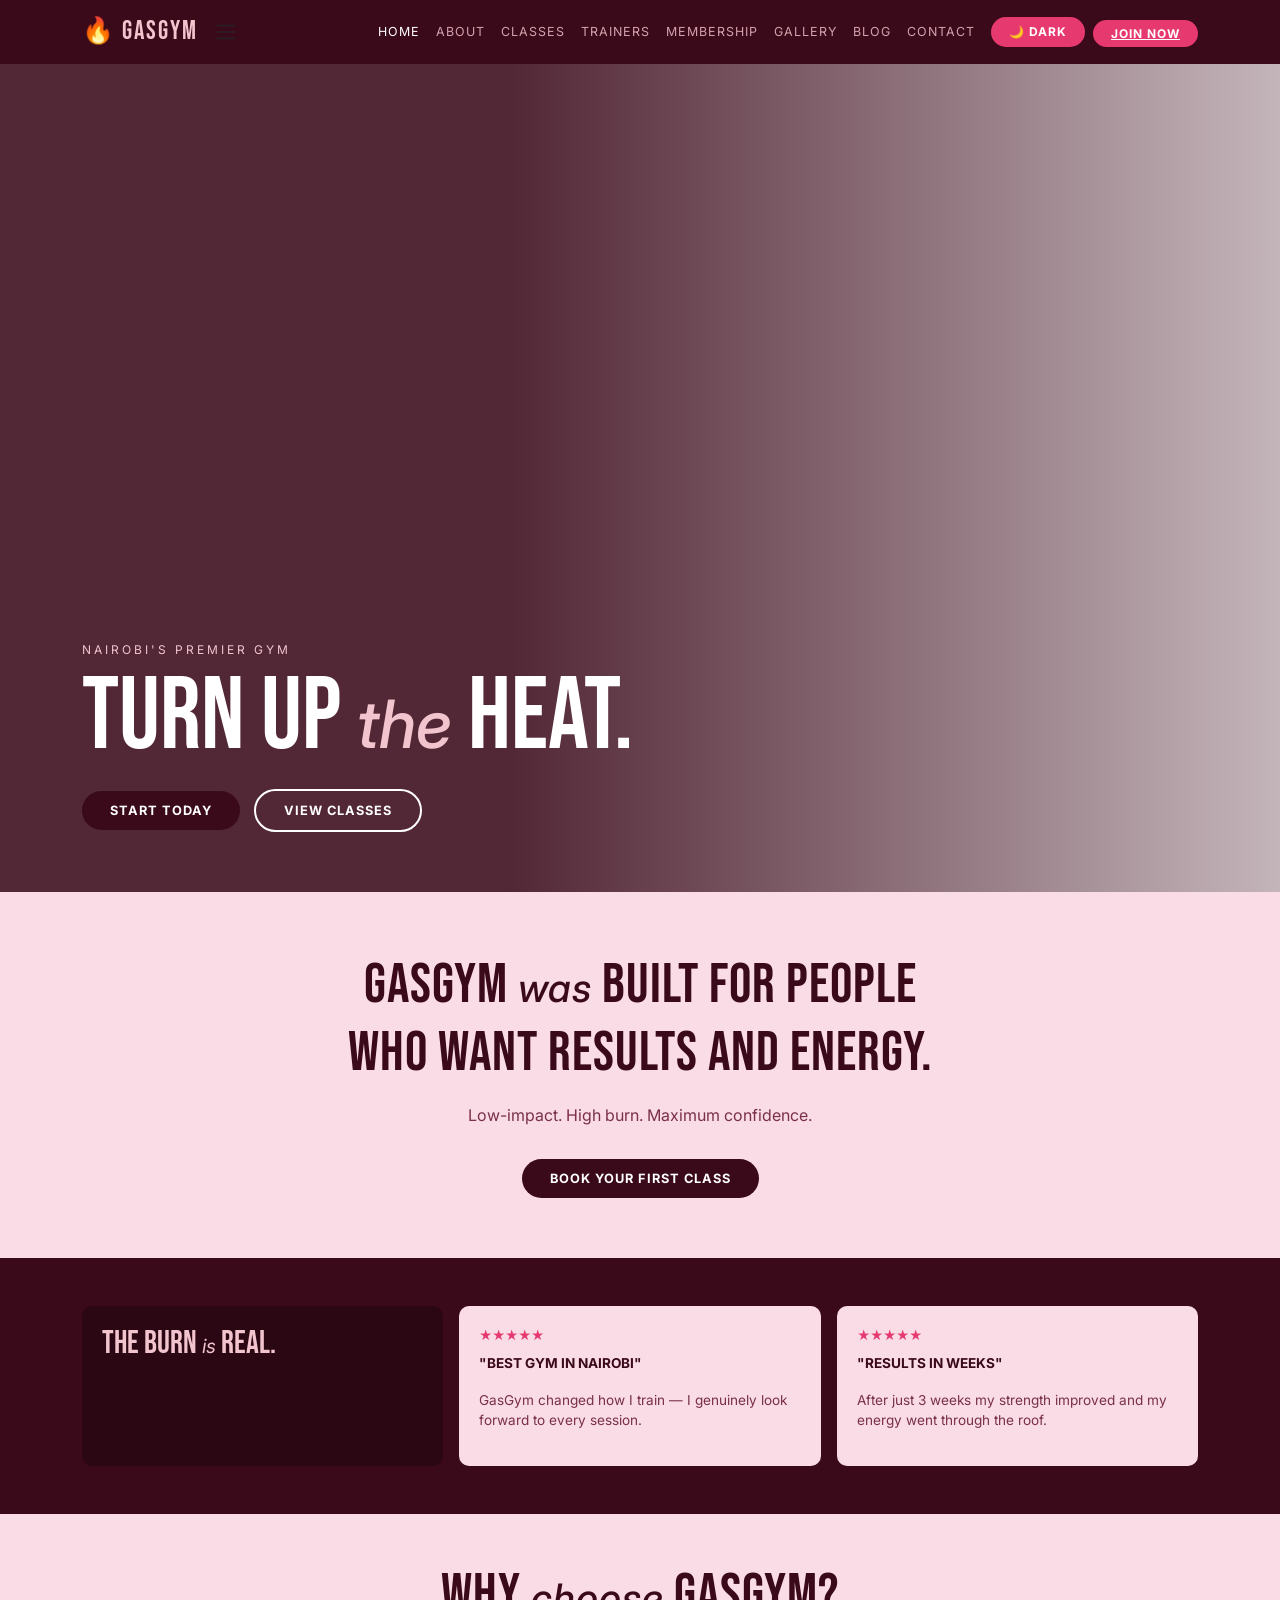
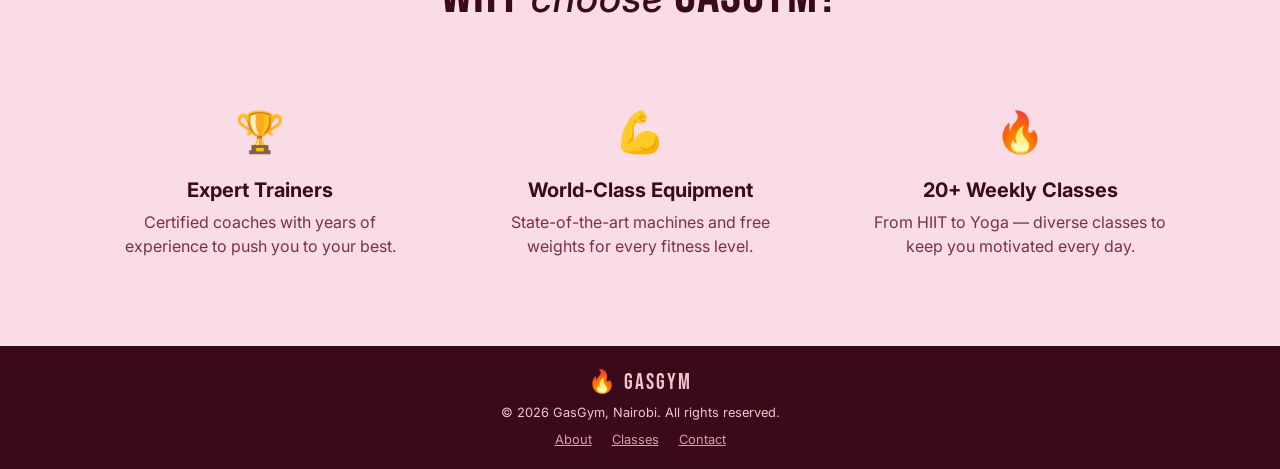
<file: index.html>
<!DOCTYPE html>
<html lang="en">
<head>
  <meta charset="UTF-8" />
  <meta name="viewport" content="width=device-width, initial-scale=1.0"/>
  <title>GasGym — Train Hard. Live Strong.</title>
  <link rel="icon" href="https://images.unsplash.com/photo-1534438327276-14e5300c3a48?w=32&h=32&fit=crop" type="image/jpeg">
  <meta name="description" content="GasGym - Nairobi's premier fitness gym offering classes, expert trainers, and flexible membership plans.">
  <link href="https://fonts.googleapis.com/css2?family=Bebas+Neue&family=Inter:wght@400;600;700&display=swap" rel="stylesheet"/>
  <link href="https://cdn.jsdelivr.net/npm/bootstrap@5.3.0/dist/css/bootstrap.min.css" rel="stylesheet"/>
  <link rel="stylesheet" href="css/style.css"/>
</head>
<body>

  <!-- NAVBAR -->
  <nav class="navbar navbar-expand-lg">
    <div class="container">
      <a class="navbar-brand" href="index.html">🔥 GasGym</a>
      <button class="navbar-toggler" type="button" data-bs-toggle="collapse" data-bs-target="#navMenu" aria-label="Toggle navigation"></button>
        <span class="navbar-toggler-icon"></span>
      </butt>
      <div class="collapse navbar-collapse" id="navMenu">
        <ul class="navbar-nav ms-auto align-items-center">
          <li class="nav-item"><a class="nav-link active" href="index.html">Home</a></li>
          <li class="nav-item"><a class="nav-link" href="about.html">About</a></li>
          <li class="nav-item"><a class="nav-link" href="classes.html">Classes</a></li>
          <li class="nav-item"><a class="nav-link" href="trainers.html">Trainers</a></li>
          <li class="nav-item"><a class="nav-link" href="membership.html">Membership</a></li>
          <li class="nav-item"><a class="nav-link" href="gallery.html">Gallery</a></li>
          <li class="nav-item"><a class="nav-link" href="blog.html">Blog</a></li>
          <li class="nav-item"><a class="nav-link" href="contact.html">Contact</a></li>
          <li class="nav-item ms-2">
            <button id="themeToggle" class="btn-join">🌙 Dark</button>
          </li>
          <li class="nav-item ms-2">
            <a href="membership.html" class="btn-join">Join Now</a>
          </li>
        </ul>
      </div>
    </div>
  </nav>

  <!-- HERO -->
  <section class="hero">
    <div class="container">
      <p class="hero-sub">Nairobi's Premier Gym</p>
      <h1 class="hero-title">TURN UP <span>the</span> HEAT.</h1>
      <a href="membership.html" class="btn-primary-gg">Start Today</a>
      <a href="classes.html" class="btn-outline-gg">View Classes</a>
    </div>
  </section>

  <!-- PINK SECTION -->
  <section class="section-pink">
    <div class="container">
      <h2>GASGYM <em>was</em> BUILT FOR PEOPLE<br>WHO WANT RESULTS AND ENERGY.</h2>
      <p class="mt-3">Low-impact. High burn. Maximum confidence.</p>
      <a href="classes.html" class="btn-primary-gg mt-3 d-inline-block">Book Your First Class</a>
    </div>
  </section>

  <!-- TESTIMONIALS -->
  <section class="section-dark py-5">
    <div class="container">
      <div class="row g-3">
        <div class="col-md-4">
          <div class="card-dark h-100">
            <div class="card-title-big">THE BURN <em style="font-family:Inter,sans-serif;font-style:italic;font-size:0.6em;">is</em> REAL.</div>
          </div>
        </div>
        <div class="col-md-4">
          <div class="card-pink h-100">
            <div class="stars">★★★★★</div>
            <p class="fw-bold mt-2" style="font-size:0.85rem;text-transform:uppercase;color:#3b0a1a;">"Best gym in Nairobi"</p>
            <p style="font-size:0.85rem;color:#7a3048;">GasGym changed how I train — I genuinely look forward to every session.</p>
          </div>
        </div>
        <div class="col-md-4">
          <div class="card-pink h-100">
            <div class="stars">★★★★★</div>
            <p class="fw-bold mt-2" style="font-size:0.85rem;text-transform:uppercase;color:#3b0a1a;">"Results in weeks"</p>
            <p style="font-size:0.85rem;color:#7a3048;">After just 3 weeks my strength improved and my energy went through the roof.</p>
          </div>
        </div>
      </div>
    </div>
  </section>

  <!-- WHY GASGYM -->
  <section class="section-pink py-5">
    <div class="container">
      <h2 class="text-center mb-5">WHY <em>choose</em> GASGYM?</h2>
      <div class="row g-4 text-center">
        <div class="col-md-4">
          <div class="card-pink p-4">
            <div style="font-size:2.5rem;">🏆</div>
            <h5 class="mt-3 fw-bold" style="color:#3b0a1a;">Expert Trainers</h5>
            <p style="color:#7a3048;">Certified coaches with years of experience to push you to your best.</p>
          </div>
        </div>
        <div class="col-md-4">
          <div class="card-pink p-4">
            <div style="font-size:2.5rem;">💪</div>
            <h5 class="mt-3 fw-bold" style="color:#3b0a1a;">World-Class Equipment</h5>
            <p style="color:#7a3048;">State-of-the-art machines and free weights for every fitness level.</p>
          </div>
        </div>
        <div class="col-md-4">
          <div class="card-pink p-4">
            <div style="font-size:2.5rem;">🔥</div>
            <h5 class="mt-3 fw-bold" style="color:#3b0a1a;">20+ Weekly Classes</h5>
            <p style="color:#7a3048;">From HIIT to Yoga — diverse classes to keep you motivated every day.</p>
          </div>
        </div>
      </div>
    </div>
  </section>

  <!-- FOOTER -->
  <footer>
    <div class="container">
      <p class="mb-1" style="font-family:'Bebas Neue',sans-serif;font-size:1.4rem;letter-spacing:2px;">🔥 GasGym</p>
      <p class="mb-0" style="font-size:0.8rem;">© 2026 GasGym, Nairobi. All rights reserved.</p>
      <div class="mt-2" style="font-size:0.8rem;">
        <a href="about.html" style="color:#d4a0ac;margin:0 8px;">About</a>
        <a href="classes.html" style="color:#d4a0ac;margin:0 8px;">Classes</a>
        <a href="contact.html" style="color:#d4a0ac;margin:0 8px;">Contact</a>
      </div>
    </div>
  </footer>

  <script src="https://cdn.jsdelivr.net/npm/bootstrap@5.3.0/dist/js/bootstrap.bundle.min.js"></script>
  <script src="js/main.js"></script>
</body>
</html>
</file>
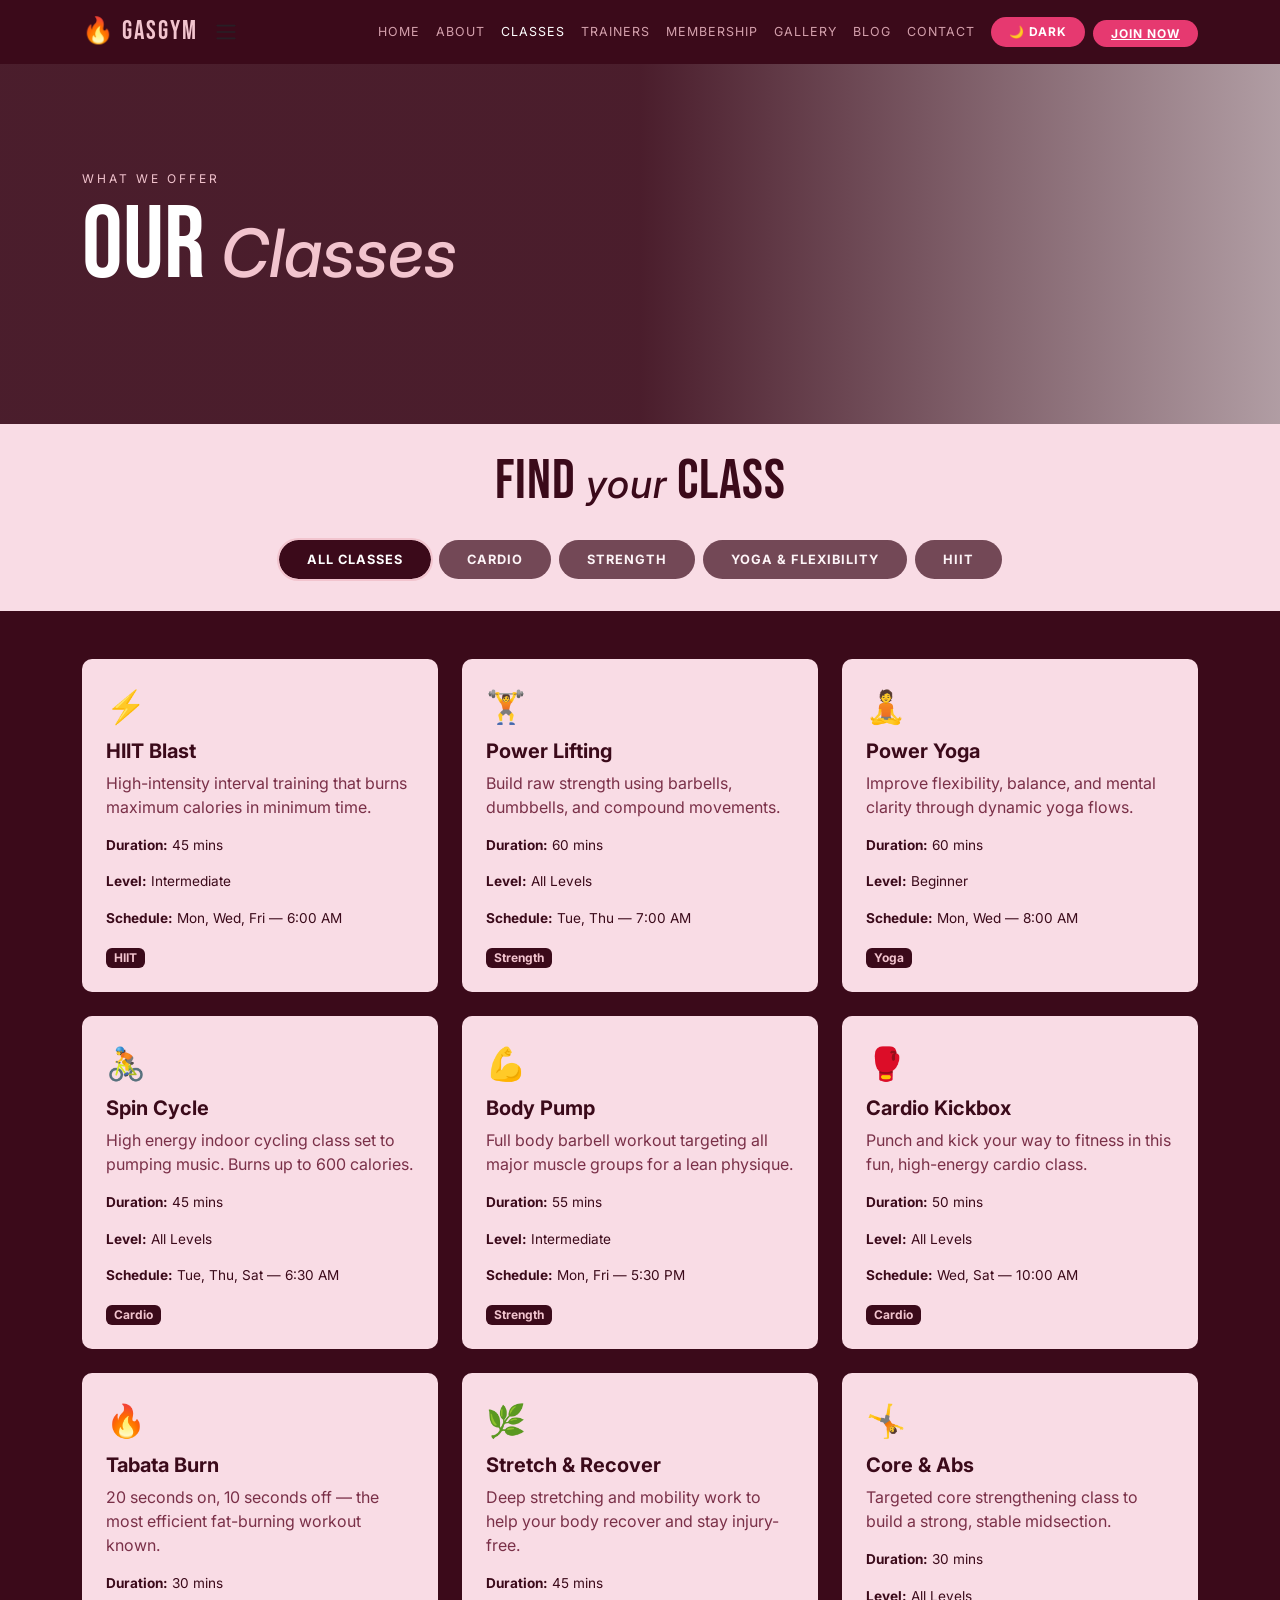
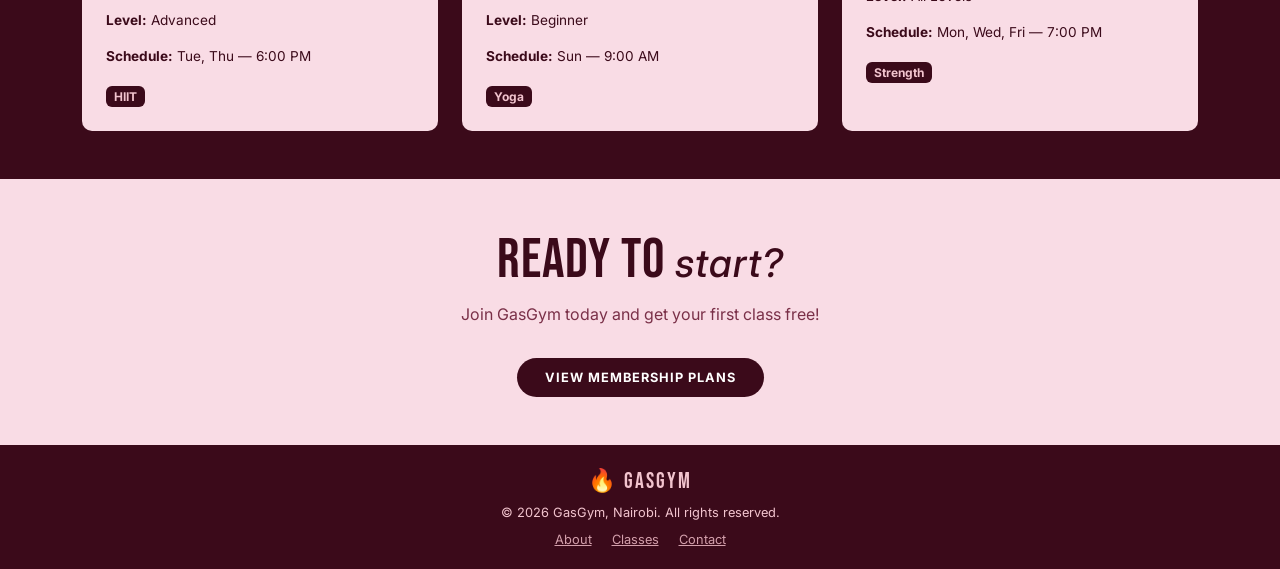
<file: classes.html>
<!DOCTYPE html>
<html lang="en">
<head>
  <meta charset="UTF-8" />
  <link rel="icon" href="https://images.unsplash.com/photo-1534438327276-14e5300c3a48?w=32&h=32&fit=crop" type="image/jpeg">
  <meta name="viewport" content="width=device-width, initial-scale=1.0"/>
  <meta name="description" content="Explore GasGym's weekly fitness classes including HIIT, strength training, yoga, and cardio sessions in Nairobi.">
  <link href="https://fonts.googleapis.com/css2?family=Bebas+Neue&family=Inter:wght@400;600;700&display=swap" rel="stylesheet"/>
  <link href="https://cdn.jsdelivr.net/npm/bootstrap@5.3.0/dist/css/bootstrap.min.css" rel="stylesheet"/>
  <link rel="stylesheet" href="css/style.css"/>
</head>
<body>

  <!-- NAVBAR -->
  <nav class="navbar navbar-expand-lg">
    <div class="container">
      <a class="navbar-brand" href="index.html">🔥 GasGym</a>
      <button class="navbar-toggler" type="button" data-bs-toggle="collapse" data-bs-target="#navMenu"></button>
        <span class="navbar-toggler-icon"></span>
      </button>
      <div class="collapse navbar-collapse" id="navMenu">
        <ul class="navbar-nav ms-auto align-items-center">
          <li class="nav-item"><a class="nav-link" href="index.html">Home</a></li>
          <li class="nav-item"><a class="nav-link" href="about.html">About</a></li>
          <li class="nav-item"><a class="nav-link active" href="classes.html">Classes</a></li>
          <li class="nav-item"><a class="nav-link" href="trainers.html">Trainers</a></li>
          <li class="nav-item"><a class="nav-link" href="membership.html">Membership</a></li>
          <li class="nav-item"><a class="nav-link" href="gallery.html">Gallery</a></li>
          <li class="nav-item"><a class="nav-link" href="blog.html">Blog</a></li>
          <li class="nav-item"><a class="nav-link" href="contact.html">Contact</a></li>
          <li class="nav-item ms-2">
            <button id="themeToggle" class="btn-join">🌙 Dark</button>
          </li>
          <li class="nav-item ms-2">
            <a href="membership.html" class="btn-join">Join Now</a>
          </li>
        </ul>
      </div>
    </div>
  </nav>

  <!-- PAGE HERO -->
  <section class="page-hero d-flex align-items-center">
    <div class="container">
      <p class="hero-sub">What We Offer</p>
      <h1 class="hero-title">OUR <span>Classes</span></h1>
    </div>
  </section>

  <!-- FILTER BUTTONS -->
  <section class="section-pink py-4">
    <div class="container text-center">
      <h2 class="mb-4">FIND <em>your</em> CLASS</h2>
      <div class="d-flex flex-wrap justify-content-center gap-2 mb-2">
        <button class="filter-btn btn-primary-gg active" data-filter="all">All Classes</button>
        <button class="filter-btn btn-primary-gg" data-filter="cardio">Cardio</button>
        <button class="filter-btn btn-primary-gg" data-filter="strength">Strength</button>
        <button class="filter-btn btn-primary-gg" data-filter="yoga">Yoga & Flexibility</button>
        <button class="filter-btn btn-primary-gg" data-filter="hiit">HIIT</button>
      </div>
    </div>
  </section>

  <!-- CLASS CARDS -->
  <section class="section-dark py-5">
    <div class="container">
      <div class="row g-4" id="classGrid">

        <div class="col-md-4 class-card" data-category="hiit">
          <div class="card-pink h-100 p-4">
            <div style="font-size:2rem;">⚡</div>
            <h5 class="fw-bold mt-2" style="color:#3b0a1a;">HIIT Blast</h5>
            <p style="color:#7a3048;">High-intensity interval training that burns maximum calories in minimum time.</p>
            <p style="color:#3b0a1a;font-size:0.85rem;"><strong>Duration:</strong> 45 mins</p>
            <p style="color:#3b0a1a;font-size:0.85rem;"><strong>Level:</strong> Intermediate</p>
            <p style="color:#3b0a1a;font-size:0.85rem;"><strong>Schedule:</strong> Mon, Wed, Fri — 6:00 AM</p>
            <span class="badge" style="background:#3b0a1a;color:#f2c4ce;">HIIT</span>
          </div>
        </div>

        <div class="col-md-4 class-card" data-category="strength">
          <div class="card-pink h-100 p-4">
            <div style="font-size:2rem;">🏋️</div>
            <h5 class="fw-bold mt-2" style="color:#3b0a1a;">Power Lifting</h5>
            <p style="color:#7a3048;">Build raw strength using barbells, dumbbells, and compound movements.</p>
            <p style="color:#3b0a1a;font-size:0.85rem;"><strong>Duration:</strong> 60 mins</p>
            <p style="color:#3b0a1a;font-size:0.85rem;"><strong>Level:</strong> All Levels</p>
            <p style="color:#3b0a1a;font-size:0.85rem;"><strong>Schedule:</strong> Tue, Thu — 7:00 AM</p>
            <span class="badge" style="background:#3b0a1a;color:#f2c4ce;">Strength</span>
          </div>
        </div>

        <div class="col-md-4 class-card" data-category="yoga">
          <div class="card-pink h-100 p-4">
            <div style="font-size:2rem;">🧘</div>
            <h5 class="fw-bold mt-2" style="color:#3b0a1a;">Power Yoga</h5>
            <p style="color:#7a3048;">Improve flexibility, balance, and mental clarity through dynamic yoga flows.</p>
            <p style="color:#3b0a1a;font-size:0.85rem;"><strong>Duration:</strong> 60 mins</p>
            <p style="color:#3b0a1a;font-size:0.85rem;"><strong>Level:</strong> Beginner</p>
            <p style="color:#3b0a1a;font-size:0.85rem;"><strong>Schedule:</strong> Mon, Wed — 8:00 AM</p>
            <span class="badge" style="background:#3b0a1a;color:#f2c4ce;">Yoga</span>
          </div>
        </div>

        <div class="col-md-4 class-card" data-category="cardio">
          <div class="card-pink h-100 p-4">
            <div style="font-size:2rem;">🚴</div>
            <h5 class="fw-bold mt-2" style="color:#3b0a1a;">Spin Cycle</h5>
            <p style="color:#7a3048;">High energy indoor cycling class set to pumping music. Burns up to 600 calories.</p>
            <p style="color:#3b0a1a;font-size:0.85rem;"><strong>Duration:</strong> 45 mins</p>
            <p style="color:#3b0a1a;font-size:0.85rem;"><strong>Level:</strong> All Levels</p>
            <p style="color:#3b0a1a;font-size:0.85rem;"><strong>Schedule:</strong> Tue, Thu, Sat — 6:30 AM</p>
            <span class="badge" style="background:#3b0a1a;color:#f2c4ce;">Cardio</span>
          </div>
        </div>

        <div class="col-md-4 class-card" data-category="strength">
          <div class="card-pink h-100 p-4">
            <div style="font-size:2rem;">💪</div>
            <h5 class="fw-bold mt-2" style="color:#3b0a1a;">Body Pump</h5>
            <p style="color:#7a3048;">Full body barbell workout targeting all major muscle groups for a lean physique.</p>
            <p style="color:#3b0a1a;font-size:0.85rem;"><strong>Duration:</strong> 55 mins</p>
            <p style="color:#3b0a1a;font-size:0.85rem;"><strong>Level:</strong> Intermediate</p>
            <p style="color:#3b0a1a;font-size:0.85rem;"><strong>Schedule:</strong> Mon, Fri — 5:30 PM</p>
            <span class="badge" style="background:#3b0a1a;color:#f2c4ce;">Strength</span>
          </div>
        </div>

        <div class="col-md-4 class-card" data-category="cardio">
          <div class="card-pink h-100 p-4">
            <div style="font-size:2rem;">🥊</div>
            <h5 class="fw-bold mt-2" style="color:#3b0a1a;">Cardio Kickbox</h5>
            <p style="color:#7a3048;">Punch and kick your way to fitness in this fun, high-energy cardio class.</p>
            <p style="color:#3b0a1a;font-size:0.85rem;"><strong>Duration:</strong> 50 mins</p>
            <p style="color:#3b0a1a;font-size:0.85rem;"><strong>Level:</strong> All Levels</p>
            <p style="color:#3b0a1a;font-size:0.85rem;"><strong>Schedule:</strong> Wed, Sat — 10:00 AM</p>
            <span class="badge" style="background:#3b0a1a;color:#f2c4ce;">Cardio</span>
          </div>
        </div>

        <div class="col-md-4 class-card" data-category="hiit">
          <div class="card-pink h-100 p-4">
            <div style="font-size:2rem;">🔥</div>
            <h5 class="fw-bold mt-2" style="color:#3b0a1a;">Tabata Burn</h5>
            <p style="color:#7a3048;">20 seconds on, 10 seconds off — the most efficient fat-burning workout known.</p>
            <p style="color:#3b0a1a;font-size:0.85rem;"><strong>Duration:</strong> 30 mins</p>
            <p style="color:#3b0a1a;font-size:0.85rem;"><strong>Level:</strong> Advanced</p>
            <p style="color:#3b0a1a;font-size:0.85rem;"><strong>Schedule:</strong> Tue, Thu — 6:00 PM</p>
            <span class="badge" style="background:#3b0a1a;color:#f2c4ce;">HIIT</span>
          </div>
        </div>

        <div class="col-md-4 class-card" data-category="yoga">
          <div class="card-pink h-100 p-4">
            <div style="font-size:2rem;">🌿</div>
            <h5 class="fw-bold mt-2" style="color:#3b0a1a;">Stretch & Recover</h5>
            <p style="color:#7a3048;">Deep stretching and mobility work to help your body recover and stay injury-free.</p>
            <p style="color:#3b0a1a;font-size:0.85rem;"><strong>Duration:</strong> 45 mins</p>
            <p style="color:#3b0a1a;font-size:0.85rem;"><strong>Level:</strong> Beginner</p>
            <p style="color:#3b0a1a;font-size:0.85rem;"><strong>Schedule:</strong> Sun — 9:00 AM</p>
            <span class="badge" style="background:#3b0a1a;color:#f2c4ce;">Yoga</span>
          </div>
        </div>

        <div class="col-md-4 class-card" data-category="strength">
          <div class="card-pink h-100 p-4">
            <div style="font-size:2rem;">🤸</div>
            <h5 class="fw-bold mt-2" style="color:#3b0a1a;">Core & Abs</h5>
            <p style="color:#7a3048;">Targeted core strengthening class to build a strong, stable midsection.</p>
            <p style="color:#3b0a1a;font-size:0.85rem;"><strong>Duration:</strong> 30 mins</p>
            <p style="color:#3b0a1a;font-size:0.85rem;"><strong>Level:</strong> All Levels</p>
            <p style="color:#3b0a1a;font-size:0.85rem;"><strong>Schedule:</strong> Mon, Wed, Fri — 7:00 PM</p>
            <span class="badge" style="background:#3b0a1a;color:#f2c4ce;">Strength</span>
          </div>
        </div>

      </div>
    </div>
  </section>

  <!-- CTA -->
  <section class="section-pink py-5 text-center">
    <div class="container">
      <h2>READY TO <em>start?</em></h2>
      <p style="color:#7a3048;">Join GasGym today and get your first class free!</p>
      <a href="membership.html" class="btn-primary-gg mt-3 d-inline-block">View Membership Plans</a>
    </div>
  </section>

  <!-- FOOTER -->
  <footer>
    <div class="container">
      <p class="mb-1" style="font-family:'Bebas Neue',sans-serif;font-size:1.4rem;letter-spacing:2px;">🔥 GasGym</p>
      <p class="mb-0" style="font-size:0.8rem;">© 2026 GasGym, Nairobi. All rights reserved.</p>
      <div class="mt-2" style="font-size:0.8rem;">
        <a href="about.html" style="color:#d4a0ac;margin:0 8px;">About</a>
        <a href="classes.html" style="color:#d4a0ac;margin:0 8px;">Classes</a>
        <a href="contact.html" style="color:#d4a0ac;margin:0 8px;">Contact</a>
      </div>
    </div>
  </footer>

  <script src="https://cdn.jsdelivr.net/npm/bootstrap@5.3.0/dist/js/bootstrap.bundle.min.js"></script>
  <script src="js/main.js"></script>
</body>
</html>
</file>
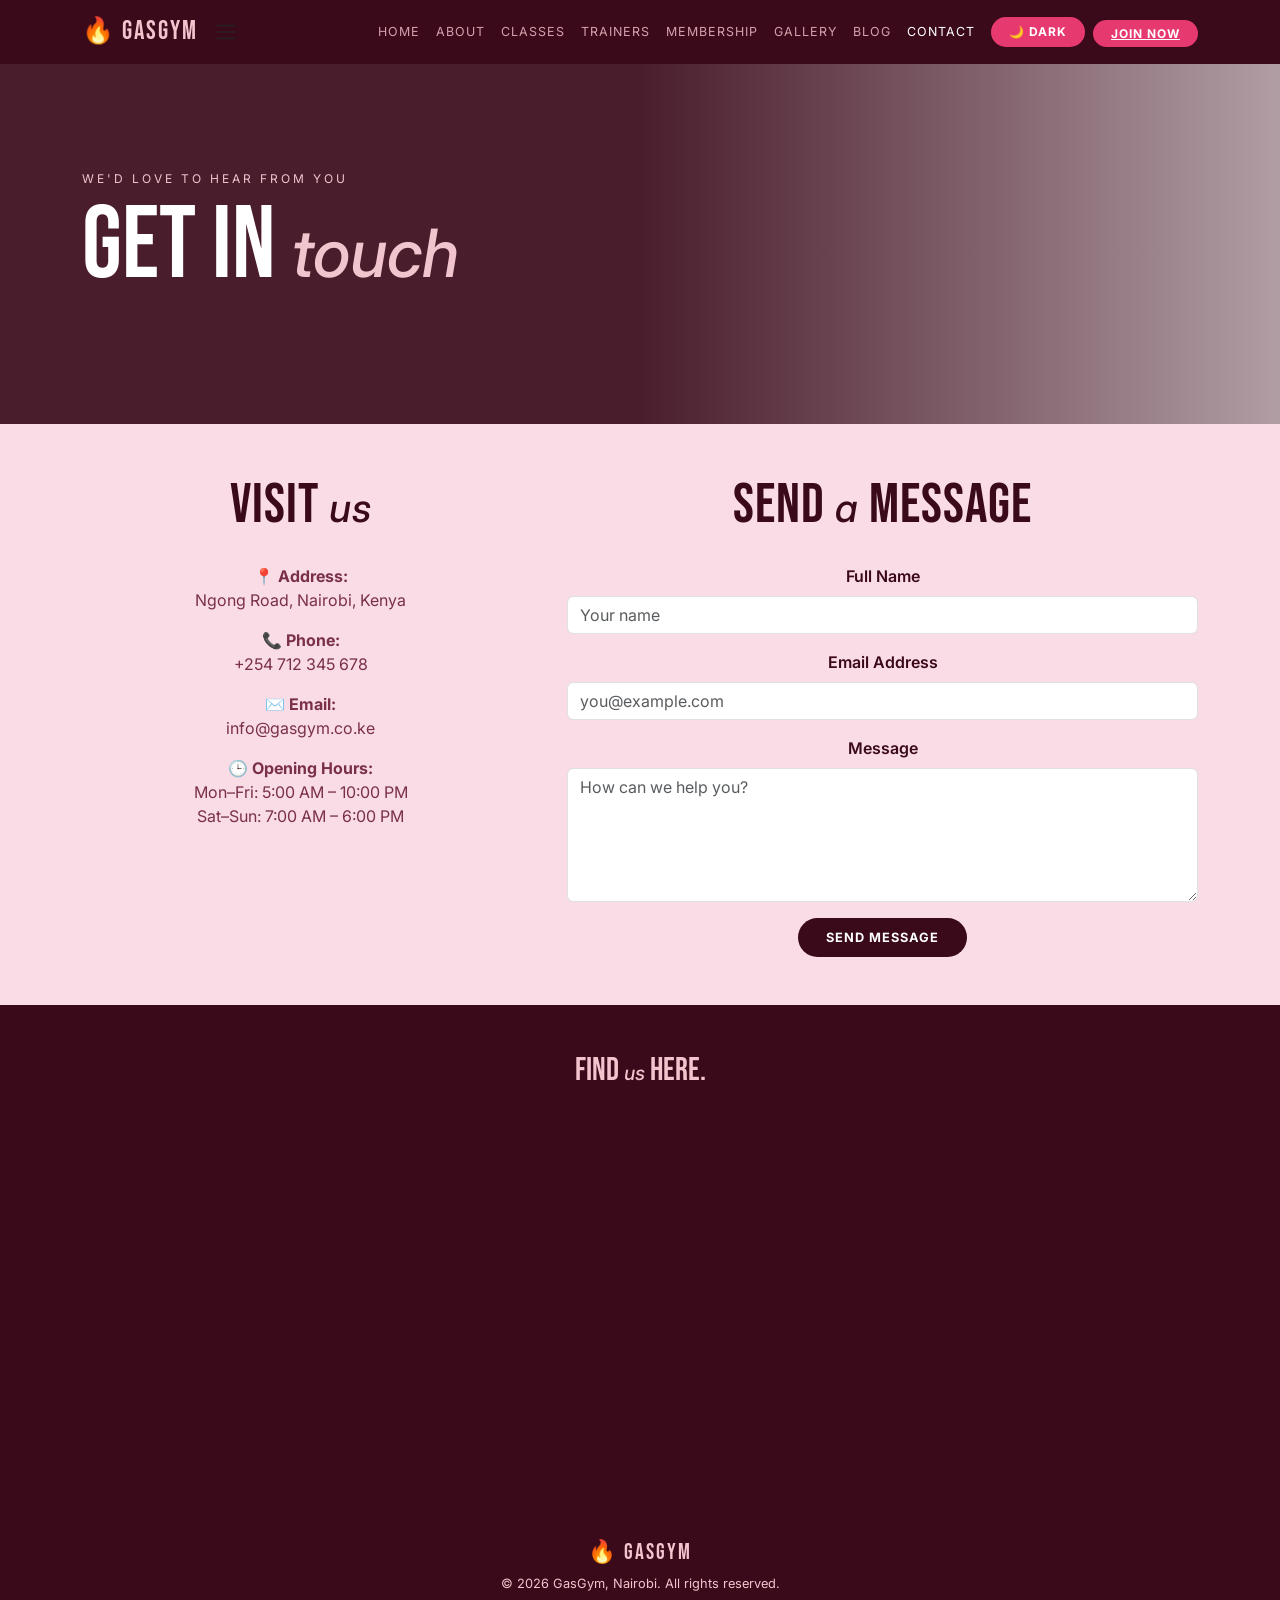
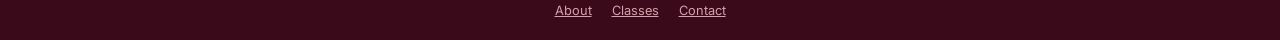
<file: contact.html>
<!DOCTYPE html>
<html lang="en">
<head>
  <meta charset="UTF-8" />
  <meta name="viewport" content="width=device-width, initial-scale=1.0"/>
  <link rel="icon" href="https://images.unsplash.com/photo-1534438327276-14e5300c3a48?w=32&h=32&fit=crop" type="image/jpeg">
  <title>Contact — GasGym</title> <meta name="description" content="Get in touch with GasGym in Nairobi - visit us, call, email, or send a message through our contact form.">
  <link href="https://fonts.googleapis.com/css2?family=Bebas+Neue&family=Inter:wght@400;600;700&display=swap" rel="stylesheet"/>
  <link href="https://cdn.jsdelivr.net/npm/bootstrap@5.3.0/dist/css/bootstrap.min.css" rel="stylesheet"/>
  <link rel="stylesheet" href="css/style.css"/>
</head>
<body>

  <!-- NAVBAR -->
  <nav class="navbar navbar-expand-lg">
    <div class="container">
      <a class="navbar-brand" href="index.html">🔥 GasGym</a>
      <button class="navbar-toggler" type="button" data-bs-toggle="collapse" data-bs-target="#navMenu"></button>
        <span class="navbar-toggler-icon"></span>
      </button>
      <div class="collapse navbar-collapse" id="navMenu">
        <ul class="navbar-nav ms-auto align-items-center">
          <li class="nav-item"><a class="nav-link" href="index.html">Home</a></li>
          <li class="nav-item"><a class="nav-link" href="about.html">About</a></li>
          <li class="nav-item"><a class="nav-link" href="classes.html">Classes</a></li>
          <li class="nav-item"><a class="nav-link" href="trainers.html">Trainers</a></li>
          <li class="nav-item"><a class="nav-link" href="membership.html">Membership</a></li>
          <li class="nav-item"><a class="nav-link" href="gallery.html">Gallery</a></li>
          <li class="nav-item"><a class="nav-link" href="blog.html">Blog</a></li>
          <li class="nav-item"><a class="nav-link active" href="contact.html">Contact</a></li>
          <li class="nav-item ms-2">
            <button id="themeToggle" class="btn-join">🌙 Dark</button>
          </li>
          <li class="nav-item ms-2">
            <a href="membership.html" class="btn-join">Join Now</a>
          </li>
        </ul>
      </div>
    </div>
  </nav>

  <!-- PAGE HERO -->
  <section class="page-hero d-flex align-items-center">
    <div class="container">
      <p class="hero-sub">We'd Love To Hear From You</p>
      <h1 class="hero-title">GET IN <span>touch</span></h1>
    </div>
  </section>

  <!-- CONTACT SECTION -->
  <section class="section-pink py-5">
    <div class="container">
      <div class="row g-5">

        <div class="col-md-5">
          <h2 class="mb-4">VISIT <em>us</em></h2>
          <p style="color:#7a3048;"><strong>📍 Address:</strong><br>Ngong Road, Nairobi, Kenya</p>
          <p style="color:#7a3048;"><strong>📞 Phone:</strong><br>+254 712 345 678</p>
          <p style="color:#7a3048;"><strong>✉️ Email:</strong><br>info@gasgym.co.ke</p>
          <p style="color:#7a3048;"><strong>🕒 Opening Hours:</strong><br>Mon–Fri: 5:00 AM – 10:00 PM<br>Sat–Sun: 7:00 AM – 6:00 PM</p>
        </div>

        <div class="col-md-7">
          <h2 class="mb-4">SEND <em>a</em> MESSAGE</h2>
          <div id="formFeedback"></div>
          <form id="contactForm">
            <div class="mb-3">
              <label for="name" class="form-label" style="color:#3b0a1a;font-weight:600;">Full Name</label>
              <input type="text" class="form-control" id="name" placeholder="Your name">
            </div>
            <div class="mb-3">
              <label for="email" class="form-label" style="color:#3b0a1a;font-weight:600;">Email Address</label>
              <input type="email" class="form-control" id="email" placeholder="you@example.com">
            </div>
            <div class="mb-3">
              <label for="message" class="form-label" style="color:#3b0a1a;font-weight:600;">Message</label>
              <textarea class="form-control" id="message" rows="5" placeholder="How can we help you?"></textarea>
            </div>
            <button type="submit" class="btn-primary-gg">Send Message</button>
          </form>
        </div>

      </div>
    </div>
  </section>

  <!-- MAP -->
  <section class="section-dark py-5">
    <div class="container text-center">
      <h2 class="card-title-big mb-4" style="color:#f2c4ce;">FIND <em style="font-family:Inter,sans-serif;font-style:italic;font-size:0.6em;">us</em> HERE.</h2>
      <iframe src="https://www.google.com/maps?q=Ngong%20Road%2C%20Nairobi&output=embed" width="100%" height="350" style="border:0;border-radius:10px;" loading="lazy"></iframe>
    </div>
  </section>

  <!-- FOOTER -->
  <footer>
    <div class="container">
      <p class="mb-1" style="font-family:'Bebas Neue',sans-serif;font-size:1.4rem;letter-spacing:2px;">🔥 GasGym</p>
      <p class="mb-0" style="font-size:0.8rem;">© 2026 GasGym, Nairobi. All rights reserved.</p>
      <div class="mt-2" style="font-size:0.8rem;">
        <a href="about.html" style="color:#d4a0ac;margin:0 8px;">About</a>
        <a href="classes.html" style="color:#d4a0ac;margin:0 8px;">Classes</a>
        <a href="contact.html" style="color:#d4a0ac;margin:0 8px;">Contact</a>
      </div>
    </div>
  </footer>

  <script src="https://cdn.jsdelivr.net/npm/bootstrap@5.3.0/dist/js/bootstrap.bundle.min.js"></script>
  <script src="js/main.js"></script>
</body>
</html>
</file>
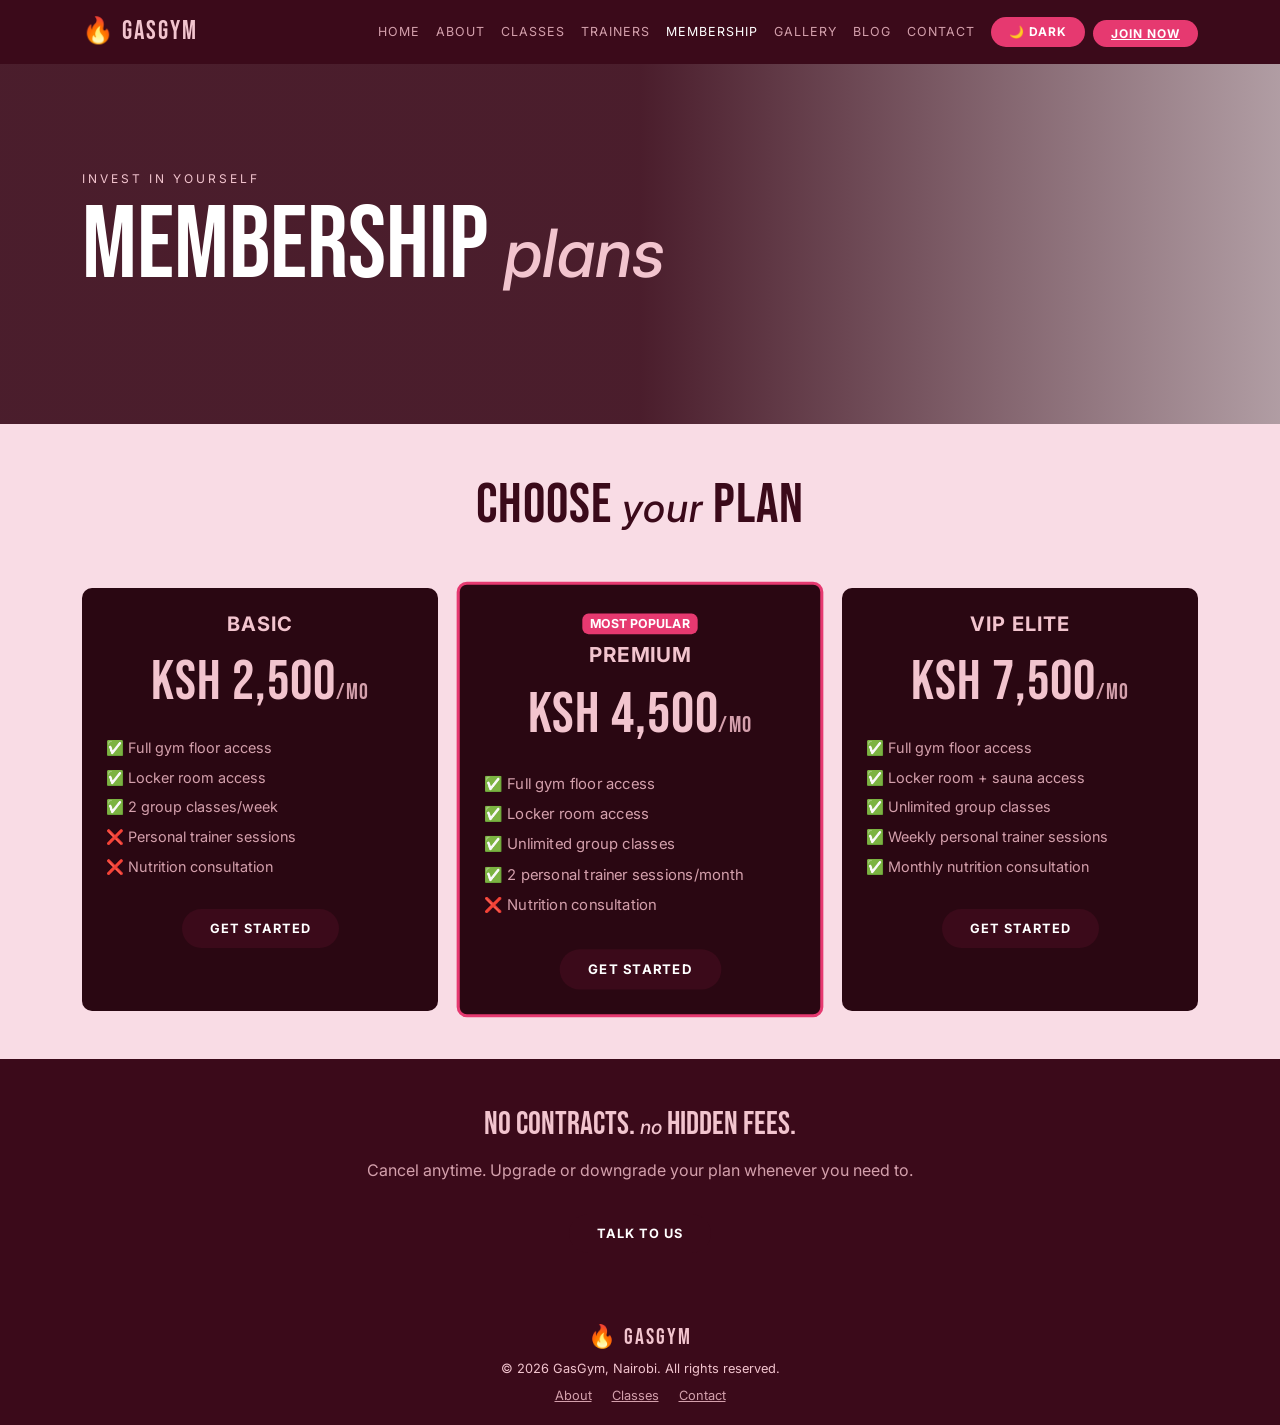
<file: membership.html>
<!DOCTYPE html>
<html lang="en">
<head>
  <meta charset="UTF-8" />
  <meta name="viewport" content="width=device-width, initial-scale=1.0"/>
  <link rel="icon" href="https://images.unsplash.com/photo-1534438327276-14e5300c3a48?w=32&h=32&fit=crop" type="image/jpeg">
  <meta name="description" content="Compare GasGym's Basic, Premium, and VIP Elite membership plans and find the right fit for your fitness goals.">
  <link href="https://fonts.googleapis.com/css2?family=Bebas+Neue&family=Inter:wght@400;600;700&display=swap" rel="stylesheet"/>
  <link href="https://cdn.jsdelivr.net/npm/bootstrap@5.3.0/dist/css/bootstrap.min.css" rel="stylesheet"/>
  <link rel="stylesheet" href="css/style.css"/>
</head>
<body>

  <!-- NAVBAR -->
  <nav class="navbar navbar-expand-lg">
    <div class="container">
      <a class="navbar-brand" href="index.html">🔥 GasGym</a>
      <button class="navbar-toggler" type="button" data-bs-toggle="collapse" data-bs-target="#navMenu">
        <span class="navbar-toggler-icon"></span>
      </button>
      <div class="collapse navbar-collapse" id="navMenu">
        <ul class="navbar-nav ms-auto align-items-center">
          <li class="nav-item"><a class="nav-link" href="index.html">Home</a></li>
          <li class="nav-item"><a class="nav-link" href="about.html">About</a></li>
          <li class="nav-item"><a class="nav-link" href="classes.html">Classes</a></li>
          <li class="nav-item"><a class="nav-link" href="trainers.html">Trainers</a></li>
          <li class="nav-item"><a class="nav-link active" href="membership.html">Membership</a></li>
          <li class="nav-item"><a class="nav-link" href="gallery.html">Gallery</a></li>
          <li class="nav-item"><a class="nav-link" href="blog.html">Blog</a></li>
          <li class="nav-item"><a class="nav-link" href="contact.html">Contact</a></li>
          <li class="nav-item ms-2">
            <button id="themeToggle" class="btn-join" aria-label="Toggle dark mode">🌙 Dark</button>
          </li>
          <li class="nav-item ms-2">
            <a href="membership.html" class="btn-join">Join Now</a>
          </li>
        </ul>
      </div>
    </div>
  </nav>

  <!-- PAGE HERO -->
  <section class="page-hero d-flex align-items-center">
    <div class="container">
      <p class="hero-sub">Invest In Yourself</p>
      <h1 class="hero-title">MEMBERSHIP <span>plans</span></h1>
    </div>
  </section>

  <!-- PRICING -->
  <section class="section-pink py-5">
    <div class="container">
      <h2 class="text-center mb-5">CHOOSE <em>your</em> PLAN</h2>
      <div class="row g-4 justify-content-center">

        <div class="col-md-4">
          <div class="card-dark h-100 p-4 text-center">
            <h5 class="fw-bold" style="color:#f2c4ce;text-transform:uppercase;letter-spacing:1px;">Basic</h5>
            <h2 class="card-title-big mt-3" style="color:#f2c4ce;">KSh 2,500<span style="font-size:0.4em;color:#d4a0ac;">/mo</span></h2>
            <ul class="list-unstyled mt-4 text-start" style="color:#d4a0ac;font-size:0.9rem;">
              <li class="mb-2">✅ Full gym floor access</li>
              <li class="mb-2">✅ Locker room access</li>
              <li class="mb-2">✅ 2 group classes/week</li>
              <li class="mb-2">❌ Personal trainer sessions</li>
              <li class="mb-2">❌ Nutrition consultation</li>
            </ul>
            <a href="contact.html" class="btn-primary-gg mt-3 d-inline-block">Get Started</a>
          </div>
        </div>

        <div class="col-md-4">
          <div class="card-dark h-100 p-4 text-center" style="border:3px solid #e63970;transform:scale(1.03);">
            <span class="badge mb-2" style="background:#e63970;color:#fff;">MOST POPULAR</span>
            <h5 class="fw-bold" style="color:#f2c4ce;text-transform:uppercase;letter-spacing:1px;">Premium</h5>
            <h2 class="card-title-big mt-3" style="color:#f2c4ce;">KSh 4,500<span style="font-size:0.4em;color:#d4a0ac;">/mo</span></h2>
            <ul class="list-unstyled mt-4 text-start" style="color:#d4a0ac;font-size:0.9rem;">
              <li class="mb-2">✅ Full gym floor access</li>
              <li class="mb-2">✅ Locker room access</li>
              <li class="mb-2">✅ Unlimited group classes</li>
              <li class="mb-2">✅ 2 personal trainer sessions/month</li>
              <li class="mb-2">❌ Nutrition consultation</li>
            </ul>
            <a href="contact.html" class="btn-primary-gg mt-3 d-inline-block">Get Started</a>
          </div>
        </div>

        <div class="col-md-4">
          <div class="card-dark h-100 p-4 text-center">
            <h5 class="fw-bold" style="color:#f2c4ce;text-transform:uppercase;letter-spacing:1px;">VIP Elite</h5>
            <h2 class="card-title-big mt-3" style="color:#f2c4ce;">KSh 7,500<span style="font-size:0.4em;color:#d4a0ac;">/mo</span></h2>
            <ul class="list-unstyled mt-4 text-start" style="color:#d4a0ac;font-size:0.9rem;">
              <li class="mb-2">✅ Full gym floor access</li>
              <li class="mb-2">✅ Locker room + sauna access</li>
              <li class="mb-2">✅ Unlimited group classes</li>
              <li class="mb-2">✅ Weekly personal trainer sessions</li>
              <li class="mb-2">✅ Monthly nutrition consultation</li>
            </ul>
            <a href="contact.html" class="btn-primary-gg mt-3 d-inline-block">Get Started</a>
          </div>
        </div>

      </div>
    </div>
  </section>

  <!-- FAQ TEASER -->
  <section class="section-dark py-5 text-center">
    <div class="container">
      <h2 class="card-title-big" style="color:#f2c4ce;">NO CONTRACTS. <em style="font-family:Inter,sans-serif;font-style:italic;font-size:0.6em;">no</em> HIDDEN FEES.</h2>
      <p style="color:#d4a0ac;" class="mt-3">Cancel anytime. Upgrade or downgrade your plan whenever you need to.</p>
      <a href="contact.html" class="btn-primary-gg mt-3 d-inline-block">Talk to Us</a>
    </div>
  </section>

  <!-- FOOTER -->
  <footer>
    <div class="container">
      <p class="mb-1" style="font-family:'Bebas Neue',sans-serif;font-size:1.4rem;letter-spacing:2px;">🔥 GasGym</p>
      <p class="mb-0" style="font-size:0.8rem;">© 2026 GasGym, Nairobi. All rights reserved.</p>
      <div class="mt-2" style="font-size:0.8rem;">
        <a href="about.html" style="color:#d4a0ac;margin:0 8px;">About</a>
        <a href="classes.html" style="color:#d4a0ac;margin:0 8px;">Classes</a>
        <a href="contact.html" style="color:#d4a0ac;margin:0 8px;">Contact</a>
      </div>
    </div>
  </footer>

  <script src="https://cdn.jsdelivr.net/npm/bootstrap@5.3.0/dist/js/bootstrap.bundle.min.js"></script>
  <script src="js/main.js"></script>
</body>
</html>
</file>
<file: css/style.css>
/* GasGym - Main Stylesheet */
@import url('https://fonts.googleapis.com/css2?family=Bebas+Neue&family=Inter:wght@400;600;700&display=swap');

:root {
  --maroon: #3b0a1a;
  --maroon-light: #2a0712;
  --pink: #f9dce5;
  --pink-mid: #f2c4ce;
  --accent: #e63970;
  --text-on-pink: #7a3048;
}

body {
  font-family: 'Inter', sans-serif;
  transition: background 0.3s, color 0.3s;
  margin: 0;
}

/* NAVBAR */
.navbar { background-color: var(--maroon) !important; }
.navbar-brand { 
  font-family: 'Bebas Neue', sans-serif; 
  font-size: 1.6rem; 
  letter-spacing: 2px;
  color: var(--pink-mid) !important;
}
.nav-link { 
  color: #d4a0ac !important; 
  font-size: 0.78rem; 
  letter-spacing: 1px; 
  text-transform: uppercase; 
}
.nav-link:hover, .nav-link.active { color: #fff !important; }
.btn-join {
  background: var(--accent);
  color: #fff;
  border: none;
  border-radius: 20px;
  padding: 6px 18px;
  font-size: 0.75rem;
  font-weight: 700;
  letter-spacing: 1px;
  text-transform: uppercase;
}

/* HERO */
.hero {
  background: linear-gradient(to right, rgba(59,10,26,0.88) 40%, rgba(59,10,26,0.3) 100%),
              url('https://images.unsplash.com/photo-1534438327276-14e5300c3a48?w=1400') center/cover no-repeat;
  min-height: 92vh;
  display: flex;
  align-items: flex-end;
  padding: 60px 40px;
}
.hero-sub {
  color: var(--pink-mid);
  font-size: 0.75rem;
  letter-spacing: 3px;
  text-transform: uppercase;
  margin-bottom: 8px;
}
.hero-title {
  font-family: 'Bebas Neue', sans-serif;
  font-size: clamp(3rem, 8vw, 7rem);
  line-height: 1;
  color: #fff;
  margin: 0 0 20px;
}
.hero-title span {
  font-family: 'Inter', sans-serif;
  font-style: italic;
  font-size: 0.65em;
  color: var(--pink-mid);
}

/* BUTTONS */
.btn-primary-gg {
  background: var(--maroon);
  color: #fff;
  border: none;
  border-radius: 25px;
  padding: 10px 28px;
  font-size: 0.8rem;
  font-weight: 700;
  letter-spacing: 1px;
  text-transform: uppercase;
  text-decoration: none;
  display: inline-block;
}
.btn-outline-gg {
  background: transparent;
  color: #fff;
  border: 2px solid #fff;
  border-radius: 25px;
  padding: 10px 28px;
  font-size: 0.8rem;
  font-weight: 700;
  letter-spacing: 1px;
  text-transform: uppercase;
  text-decoration: none;
  display: inline-block;
  margin-left: 10px;
}

/* PINK SECTION */
.section-pink {
  background: var(--pink);
  padding: 60px 20px;
  text-align: center;
}
.section-pink h2 {
  font-family: 'Bebas Neue', sans-serif;
  font-size: clamp(2rem, 5vw, 3.5rem);
  color: var(--maroon);
  letter-spacing: 1px;
}
.section-pink h2 em {
  font-family: 'Inter', sans-serif;
  font-style: italic;
  font-size: 0.7em;
}
.section-pink p { color: var(--text-on-pink); }

/* DARK SECTION */
.section-dark { background: var(--maroon); }

/* CARDS */
.card-pink {
  background: var(--pink);
  border: none;
  border-radius: 10px;
  padding: 20px;
}
.card-dark {
  background: var(--maroon-light);
  border: none;
  border-radius: 10px;
  padding: 20px;
  color: var(--pink-mid);
}
.card-title-big {
  font-family: 'Bebas Neue', sans-serif;
  font-size: 2rem;
  line-height: 1.1;
}
.stars { color: var(--accent); font-size: 0.8rem; }

/* FOOTER */
footer {
  background: var(--maroon) !important;
  color: var(--pink-mid);
  padding: 20px;
  text-align: center;
  font-size: 0.85rem;
}

/* DARK MODE */
body.dark-mode { background: #0d0005; color: #f2c4ce; }
body.dark-mode .card-pink { background: #1a0510; color: #f2c4ce; }
body.dark-mode .section-pink { background: #1a0510; }
body.dark-mode .section-pink h2 { color: var(--pink-mid); }
/* Page Hero (for inner pages) */
.page-hero {
  background: linear-gradient(to right, rgba(59,10,26,0.92) 50%, rgba(59,10,26,0.4) 100%),
              url('https://images.unsplash.com/photo-1534438327276-14e5300c3a48?w=1400') center/cover no-repeat;
  min-height: 40vh;
  padding: 60px 0;
}
/* Filter Buttons */
.filter-btn {
  cursor: pointer;
  opacity: 0.7;
  transition: opacity 0.2s;
}
.filter-btn.active,
.filter-btn:hover {
  opacity: 1;
  outline: 2px solid #f2c4ce;
}
</file>
